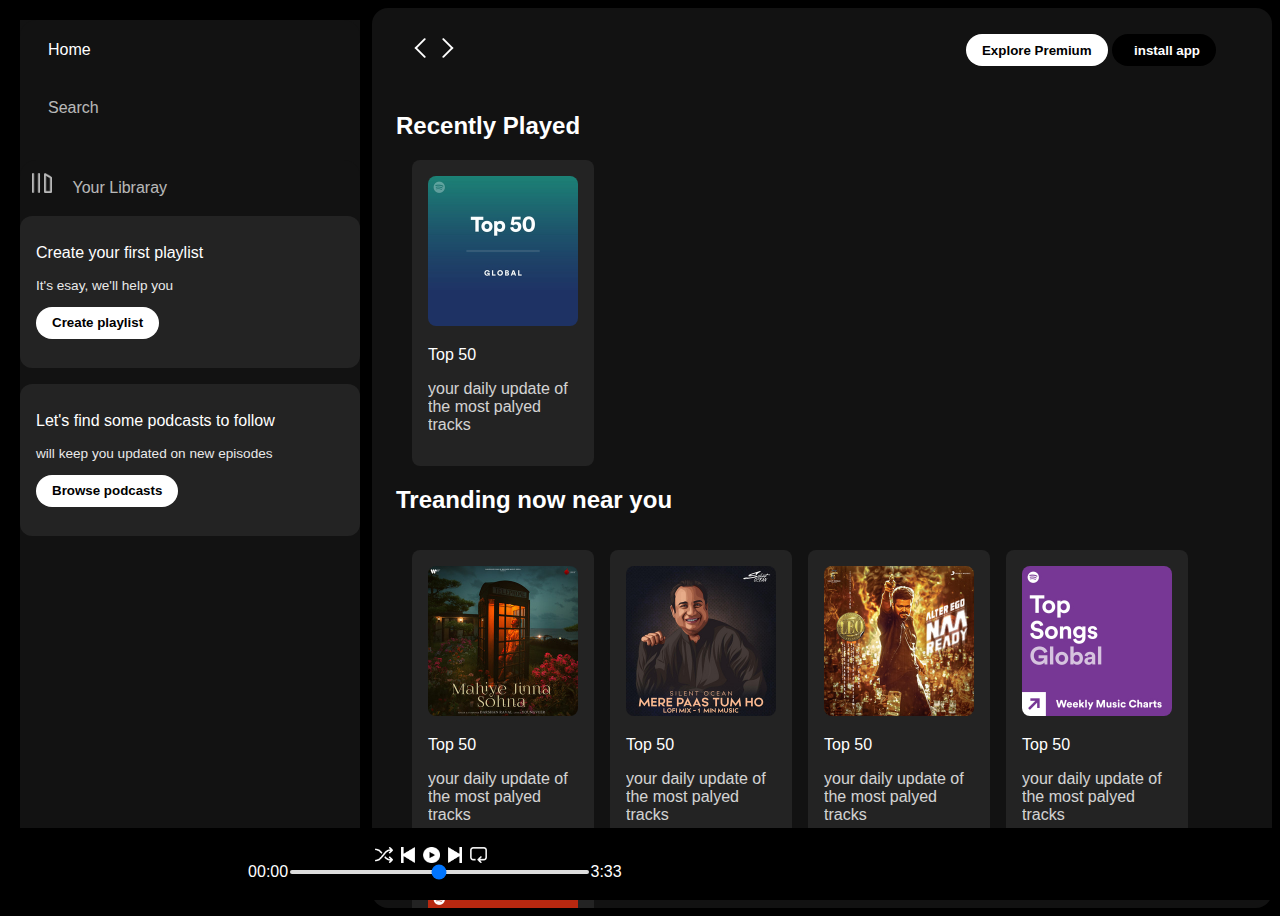
<file: inded.html>
<!DOCTYPE html>
<html lang="en">
<head>
    <meta charset="UTF-8">
    <meta name="viewport" content="width=device-width, initial-scale=1.0">
    <link rel="stylesheet" href="https://cdnjs.cloudflare.com/ajax/libs/font-awesome/6.5.1/css/all.min.css" integrity="sha512-DTOQO9RWCH3ppGqcWaEA1BIZOC6xxalwEsw9c2QQeAIftl+Vegovlnee1c9QX4TctnWMn13TZye+giMm8e2LwA==" crossorigin="anonymous" referrerpolicy="no-referrer" />
    <link rel="preconnect" href="https://fonts.googleapis.com">
    <link rel="preconnect" href="https://fonts.gstatic.com" crossorigin>
    <link href="https://fonts.googleapis.com/css2?family=Montserrat:ital,wght@0,200;0,300;0,400;0,500;1,100;1,200;1,300;1,400;1,500&display=swap" rel="stylesheet">
    <link  rel="stylesheet" href="style.css">
    <link rel="icon" herf="./logo.png">
    <title>Soptify - Web Player: Music for everyone</title>
</head>
<body>
    <div class="main">
        <div class="sidebar">
            <div class="nav">
                <div class="nav-option" style="opacity: 1; ">
                    <i class="fa-solid fa-house"></i>
                    <a herf="#">Home</a>
                </div>
                <div class="nav-option">
                    <i class="fa-solid fa-magnifying-glass"></i>
                    <a herf="#">Search</a>
                </div>
                <div class="library">
                    <div class="options">
                        <div class="lib-options nav-option">
                            <img src="./library_icon.png">
                            <a herf="#">Your Libraray</a>
                        </div>
                        <div class="icons">
                            <i class="fa-solid fa-plus"></i>
                            <i class="fa-solid fa-arrow-right"></i>
                        </div>
                    </div>
                    <div class="lib-box">
                        <div class="box ba">
                            <p class="box-p1">Create your first playlist</p>
                            <p class="box-p2">It's esay, we'll  help you</p>
                            <button class="badge">Create playlist</button>
                        </div>
                        <div class="box">
                            <p class="box-p1">Let's find some podcasts to follow</p>
                            <p class="box-p2">will keep you updated on new episodes</p>
                            <button class="badge">Browse podcasts</button>
                        </div>
                    </div>

                </div>
            </div>
        </div>
        <div class="main-content">
            <div class="sticky-nav">
                <div class="sticky-nav-icons">
                    <img src="./backward_icon.png">
                    <img src="./forward_icon.png" class="hide">
                </div>
               <div class="sticy-nav-downloads">
                <button class="badge nav-tem hide" >Explore Premium</button>
                <button class="badge nav-item dark"><i class="fa-solid fa-circle-down" style="margin-right: 6px;"></i>install app</button>
                <i class="fa-solid fa-user nav-item"></i>
               </div>
            </div>
            <h2>Recently Played</h2>
            <div class="card-container">
                    <div class="card">
                        <img class="card-img" src="./card1img.jpeg">
                        <p class="card-title">Top 50</p>
                        <p class="card-info"> your daily update of the most palyed tracks</p>
                    </div>
            </div>
            <h2>Treanding now near you</h2>
            <div class="cards-container">
                    <div class="card">
                        <img class="card-img" src="./card2img.jpeg">
                        <p class="card-title">Top 50</p>
                        <p class="card-info"> your daily update of the most palyed tracks</p>
                    </div>
                    <div class="card">
                        <img class="card-img" src="./card3img.jpeg">
                        <p class="card-title">Top 50</p>
                        <p class="card-info"> your daily update of the most palyed tracks</p>
                    </div>
                    <div class="card">
                        <img class="card-img" src="./card4img.jpeg">
                        <p class="card-title">Top 50</p>
                        <p class="card-info"> your daily update of the most palyed tracks</p>
                    </div>
                    <div class="card">
                        <img class="card-img" src="./card5img.jpeg">
                        <p class="card-title">Top 50</p>
                        <p class="card-info"> your daily update of the most palyed tracks</p>
                    </div>
                    <div class="card">
                        <img class="card-img" src="./card6img.jpeg">
                        <p class="card-title">Top 50</p>
                        <p class="card-info"> your daily update of the most palyed tracks</p>
                    </div>
            </div>
            <h2>Featured Charts</h2>
            <div class="cards-container">
                    <div class="card">
                        <img class="card-img" src="./card5img.jpeg">
                        <p class="card-title">Top 50</p>
                        <p class="card-info"> your daily update of the most palyed tracks</p>
                    </div>
                    <div class="card">
                        <img class="card-img" src="./card5img.jpeg">
                        <p class="card-title">Top 50</p>
                        <p class="card-info"> your daily update of the most palyed tracks</p>
                    </div>
                    <div class="card">
                        <img class="card-img" src="./card3img.jpeg">
                        <p class="card-title">Top 50</p>
                        <p class="card-info"> your daily update of the most palyed tracks</p>
                    </div>
            </div>
            <div class="footer">
                <div class="line"></div>
            </div>
        </div>
        <div class="music-player">
            <div class="albun">

            </div>
            <div class="player">
                <div class="player-controls">
                    <img src="./player_icon1.png" class="'player-control-icon" style="height: 1rem; margin-right: 0.5rem;">
                    <img src="./player_icon2.png" class="'player-control-icon"style="height: 1rem; margin-right: 0.5rem;">
                    <img src="./player_icon3.png" class="'player-control-icon" style=" opacity: 1; font-size: 2rem; height:1rem; margin-right: 0.5rem;">
                    <img src="./player_icon4.png" class="'player-control-icon"style="height: 1rem; margin-right: 0.5rem;">
                    <img src="./player_icon5.png" class="'player-control-icon"style="height: 1rem; margin-right: 0.5rem;">
                </div>
                <div class="playback-bar">
                    <span class="curr-time">00:00</span>
                    <input type="range" min="0" max="100" class="progress-bar">
                    <span class="tpt-time">3:33</span>

                </div>


            </div>
            <div class="control">

            </div>
        </div>
    </div>
</body>
</html>
</file>
<file: style.css>
body{
    font-family: 'Moniserrat', sans-serif;
    background-color: #000;
    color: #fff;
    overflow: hidden;
    margin:0;
}
.main{
    display: flex; 
    height: 100vh;
    padding: 0.5rem;
}
.sidebar{
    width:340px;
    background-color: #121212;
    margin: 0.75rem;

}
.main-content{
    flex: 1;
    border-radius: 1rem;
    overflow: auto;
    background-color: #121212;
    padding: 0 1.5rem 0 1.5rem;

}
.music-player{
    position: fixed;
    bottom: 0;
    width:100%;
    height:72px;
    background-color: black;
}
a{
    text-decoration: none;
    color: #fff;
}
.nav{
    background-color: #121212;
    border-radius: 1rem;
    display: flex;
    flex-direction: column;
    justify-content: center;
}
.nav-option{
    line-height: 2.5rem;
    opacity: 0.7;
    padding: 0.5rem 0.75rem;
    display:inline-block;
    
}
.nav-option:hover{
    opacity: 1;
}
.nav-option i{
    font-size: 1.25rem;
}
.nav-option a{
    font-size: 1rem;
    margin-left: 1rem;
}
.library{
    background-color:#121212;
    border-radius: 1rem;
    height: 100%;
    margin-top: 1.5rem;
}
.options{
    display: flex;
    justify-content: space-between;
    align-items: center;
}
.lib-options img{
    height: 1.25rem;
    width: 1.25rem;
}
.icons{
    font-size: 1.25rem;
    display:flex;
}
.icons i{
    opacity: 0.7;
    margin-right: 1rem;
}
.icons i:hover{
    opacity: 1rem;
}
.box{
    background-color: #232323;
    height: 8rem;
    border-radius: 0.75rem;
    margin: 0.75 0 1.75rem 0;
    padding:0.75rem 1rem;
}
.box-p1{
    font-size: 1rem;
    font-weight: 500;

}
.box-p2{
    font-size: 0.85rem;
    opacity:0.9;
}
.badge{
    background-color: #fff;
    border: none;
    border-radius: 100px;
    padding: 0.25rem 1rem;
    font-weight: 700;
    height:2rem;
    width: fit-content;
}
.sticky-nav{
    position: sticky;
    top: 0;
    background-color: #121212;
    display: flex;
    justify-content: space-between;
    align-items: center;
    padding:1rem 0 1rem 0;
    z-index: 10;
}
.sticky-nav-icons{
    margin:0.75rem;
}
.sticky-nav-options{
    display: flex;
    justify-content: center;
    align-items: center;
}
.nav-item{
    margin-right: 1rem;

}
.dark{
    background-color: #000;
    color: #fff;

}
@media(max-width: 1000px){
    .hide{
        display: none;
    }
}
.card{
    background-color: #232323;
    width: 150px;
    border-radius: 0.5rem;
    padding: 1rem;
    margin-left: 1rem;
    margin-top: 1rem;
}
.card-container{
    font-display: flex;
}
.card-img{
    width: 100%;
    border-radius: 0.5rem;
}
.ba{
    margin-bottom: 1rem;
}
.card-title{
    font-weight: 600px;
}
.card-info{
    font-weight: 0.85rem;
    opacity: 0.8;
}
.cards-container{
    display: flex;
    flex-wrap: wrap;
}
.footer{
    height:300px;
    display: flex;
    align-items: center;
    justify-content: center;
}
.line{
    width:90px;
    height: 30%;
    border-top: 1px solid white;
    opacity:0.4;
}
.music-player{
    display: flex;
    justify-content: space-between;
    align-items: center;
}
.album{
    width: 25%;
}
.player{
    width:33.3%;
}
.controls{
    width:25%;
}
.player-controls{
    display: flex;
    justify-content: center;
    align-items: center;
}
.player-control-icon{
    margin-right: 1.75rem;
    opacity: 0.7;
}
.player-control-icon:hover{
    opacity: 1;
}
.playback-bar{
    display: flex;
    justify-content: center;
    align-items: center;
}
.progress-bar{
    width:70%;
    appearance: none;
    background-color: transparent;
    cursor: pointer;
}
.progress-bar::-webkit-slider-runnable-track{
    background-color: #ddd;
    border-radius: 100px;
    height: 0.2rem;
}
.progress-bar::-webkit-slider-thumb{
    height: 1em;
    width: 1rem;
    background-color: #1bd760;
    border-radius: 50%;
    margin-top: -6px;


}
/* For small screens */
@media only screen and (max-width: 600px) {
    .main {
      flex-direction: column;
    }
    .sidebar {
      width: 100%;
      margin: 0;
    }
}
.album{
    align-items: center;
    display: flex;
    flex-direction: row;
    justify-content: flex-start;
    position: relative;
    width:33.3%;
}
.i img{
    height: 5rem;
    width: 5rem;
    flex-shrink: 0;
    isolation:isolate;
    margin-inline-end: 8px;
}
.ii{
    margin: 0 1rem;
}
.iii{
    color: hsla(0,0%,100%,.7);
}
.control{
    display: flex;
    justify-content:center;
    align-items: center;
    width: 33.3%;
}
.c1{
    margin-left: 1rem;
}
.c2{
    margin-left: 1rem;
}
.c3{
    margin-left: 1rem;

}
.c4{
    margin-left: 1rem;
}
.c5{
    margin-left: 1rem;
}
</file>
